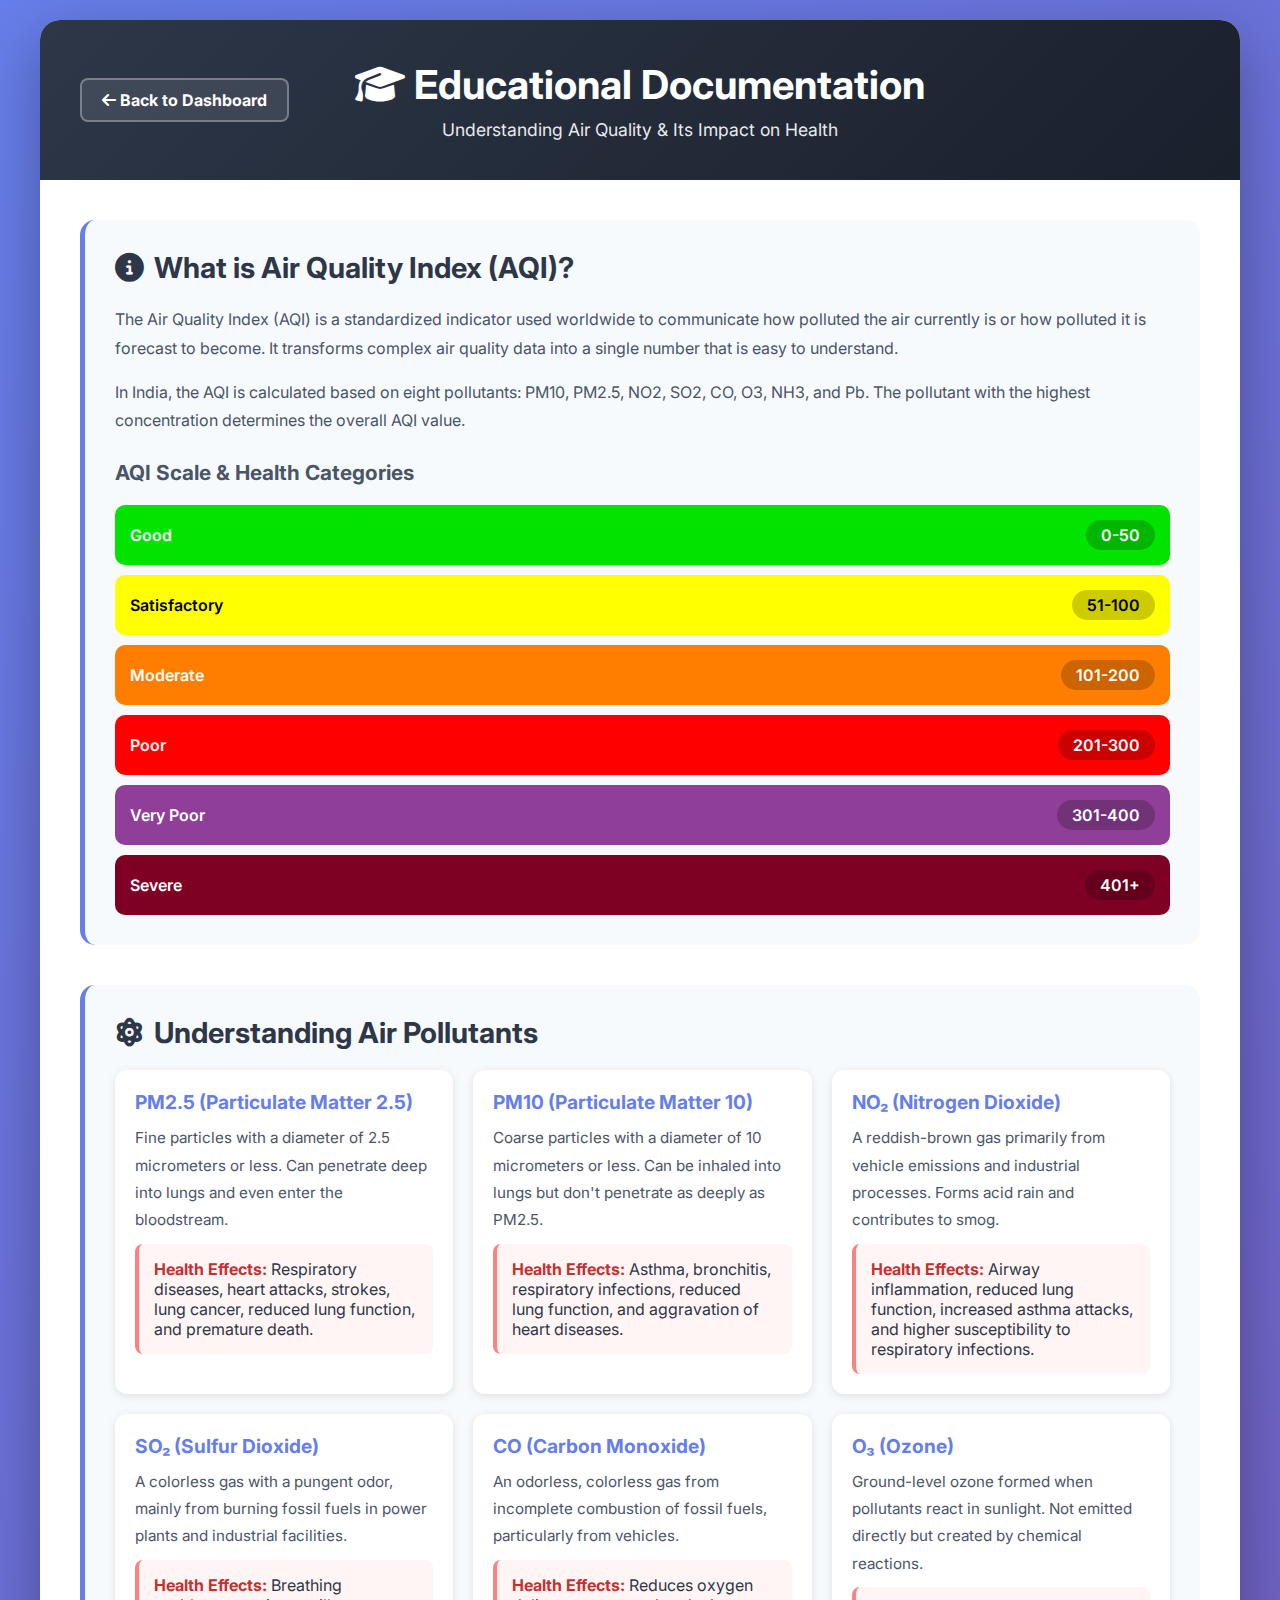
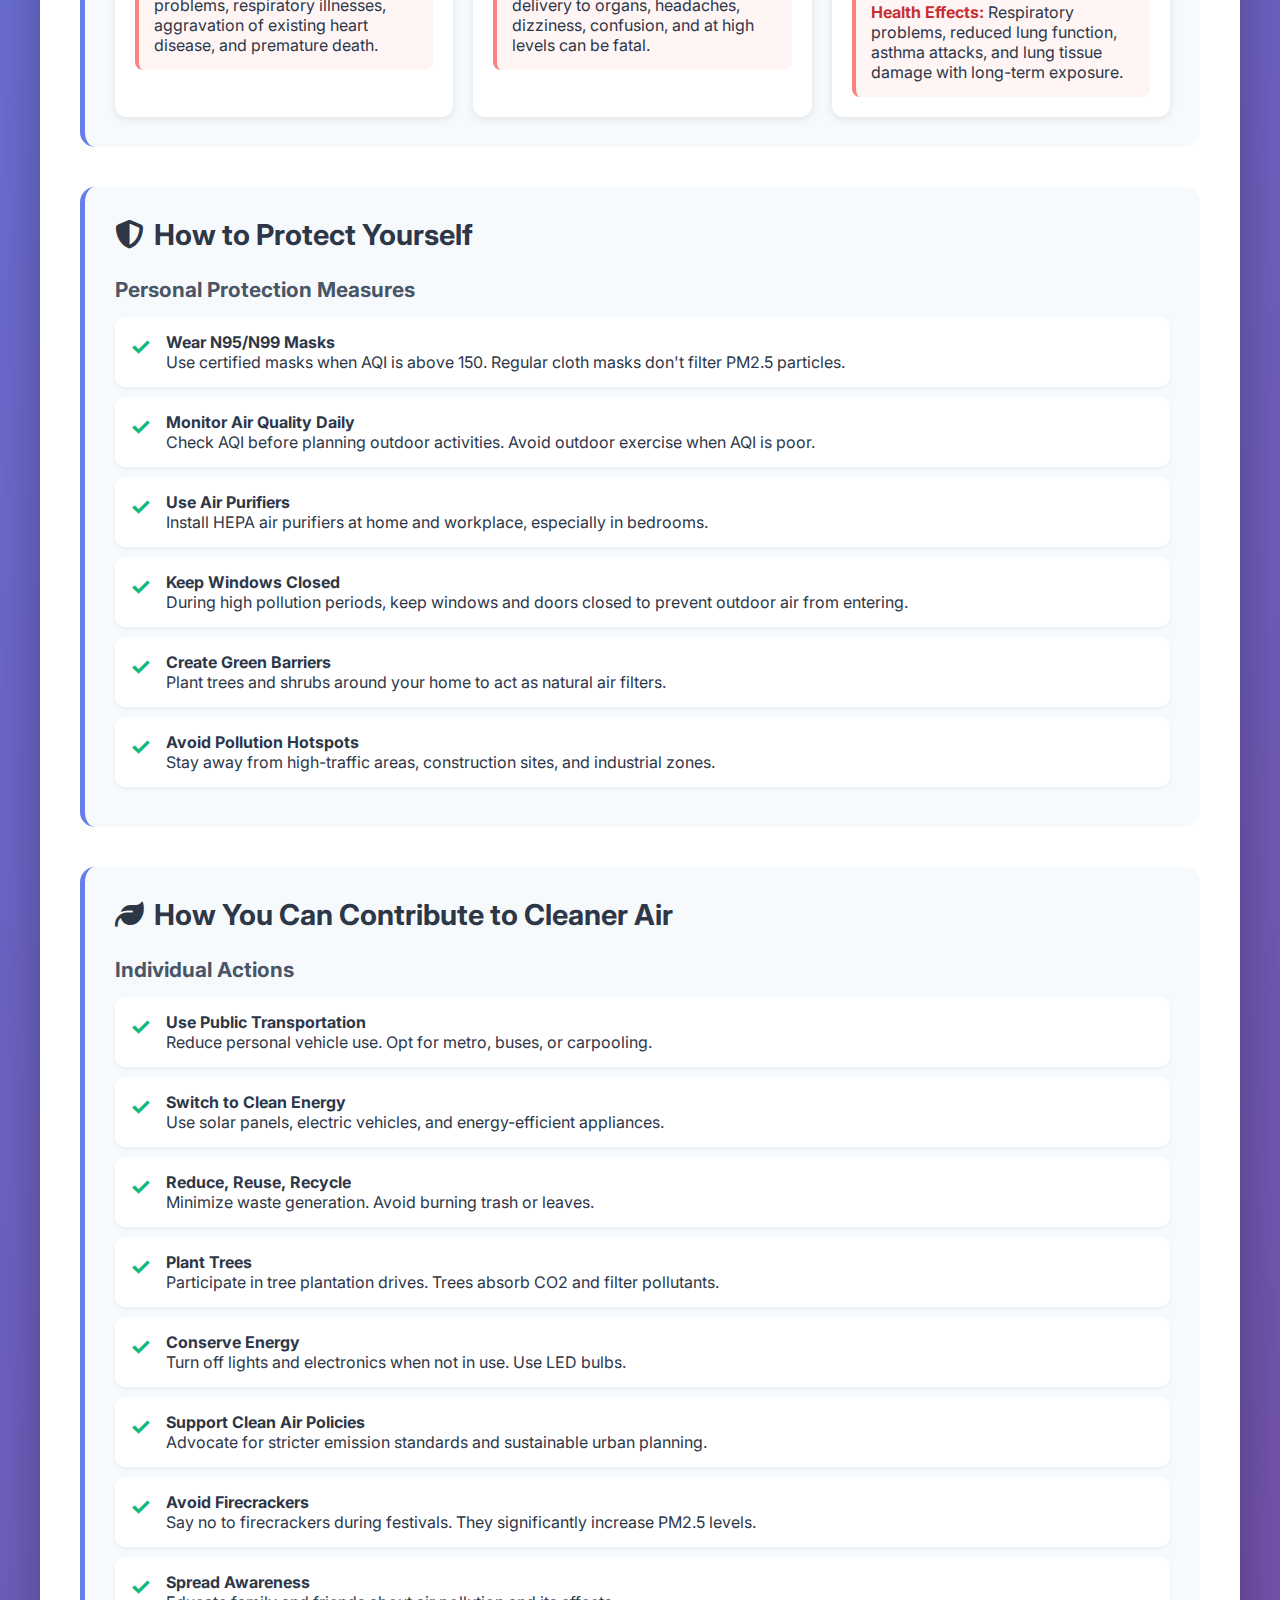
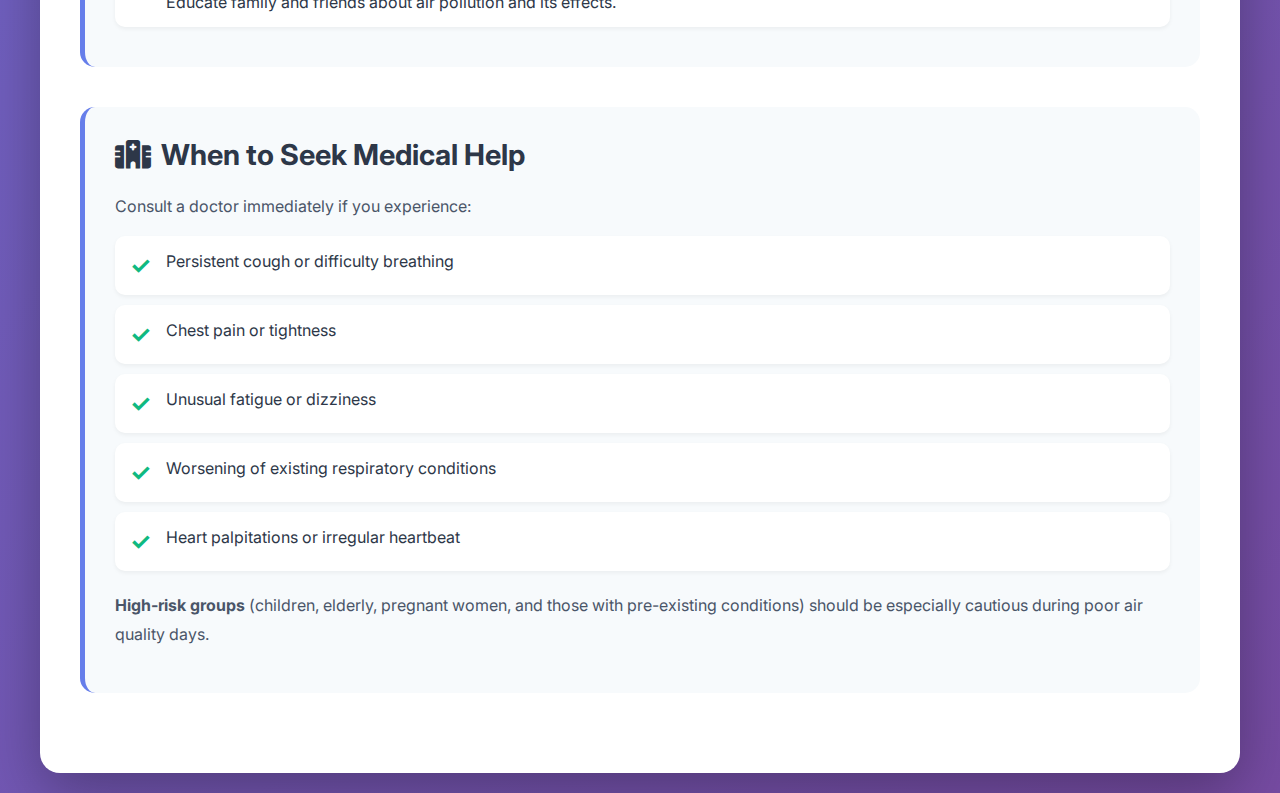
<file: edu.html>
<!-- edu.html -->
<!DOCTYPE html>
<html lang="en">
<head>
    <meta charset="UTF-8">
    <meta name="viewport" content="width=device-width, initial-scale=1.0">
    <title>Educational Documentation - Vayu Suraksha</title>
    
    <!-- Font Awesome -->
    <link rel="stylesheet" href="https://cdnjs.cloudflare.com/ajax/libs/font-awesome/6.4.0/css/all.min.css" />
    
    <!-- Google Fonts -->
    <link href="https://fonts.googleapis.com/css2?family=Inter:wght@300;400;500;600;700&display=swap" rel="stylesheet">
    
    <style>
        * {
            margin: 0;
            padding: 0;
            box-sizing: border-box;
        }

        body {
            font-family: 'Inter', -apple-system, BlinkMacSystemFont, 'Segoe UI', sans-serif;
            background: linear-gradient(135deg, #667eea 0%, #764ba2 100%);
            min-height: 100vh;
            padding: 20px;
            color: #2d3748;
        }

        .container {
            max-width: 1200px;
            margin: 0 auto;
            background: white;
            border-radius: 20px;
            box-shadow: 0 20px 60px rgba(0,0,0,0.3);
            overflow: hidden;
        }

        header {
            background: linear-gradient(135deg, #2d3748 0%, #1a202c 100%);
            color: white;
            padding: 40px;
            text-align: center;
            position: relative;
        }

        .back-btn {
            position: absolute;
            left: 40px;
            top: 50%;
            transform: translateY(-50%);
            background: rgba(255,255,255,0.1);
            color: white;
            border: 2px solid rgba(255,255,255,0.3);
            padding: 10px 20px;
            border-radius: 8px;
            text-decoration: none;
            font-weight: bold;
            transition: all 0.3s;
        }

        .back-btn:hover {
            background: rgba(255,255,255,0.2);
            transform: translateY(-50%) translateX(-5px);
        }

        h1 {
            font-size: 2.5em;
            margin-bottom: 10px;
        }

        .subtitle {
            font-size: 1.1em;
            opacity: 0.9;
        }

        .content {
            padding: 40px;
        }

        .section {
            margin-bottom: 40px;
            padding: 30px;
            background: #f7fafc;
            border-radius: 15px;
            border-left: 5px solid #667eea;
        }

        .section h2 {
            color: #2d3748;
            font-size: 1.8em;
            margin-bottom: 20px;
            display: flex;
            align-items: center;
            gap: 10px;
        }

        .section h3 {
            color: #4a5568;
            font-size: 1.3em;
            margin: 25px 0 15px 0;
        }

        .section p {
            color: #4a5568;
            line-height: 1.8;
            margin-bottom: 15px;
        }

        .pollutant-grid {
            display: grid;
            grid-template-columns: repeat(auto-fit, minmax(300px, 1fr));
            gap: 20px;
            margin-top: 20px;
        }

        .pollutant-card {
            background: white;
            padding: 20px;
            border-radius: 12px;
            box-shadow: 0 2px 8px rgba(0,0,0,0.1);
            transition: transform 0.3s;
        }

        .pollutant-card:hover {
            transform: translateY(-5px);
            box-shadow: 0 4px 12px rgba(0,0,0,0.15);
        }

        .pollutant-card h4 {
            color: #667eea;
            font-size: 1.2em;
            margin-bottom: 10px;
        }

        .pollutant-card p {
            margin-bottom: 10px;
            font-size: 0.95em;
        }

        .health-effects {
            background: #fff5f5;
            padding: 15px;
            border-left: 4px solid #fc8181;
            border-radius: 8px;
            margin-top: 10px;
        }

        .health-effects strong {
            color: #c53030;
        }

        .tips-list {
            list-style: none;
            padding: 0;
        }

        .tips-list li {
            padding: 15px;
            margin-bottom: 10px;
            background: white;
            border-radius: 10px;
            box-shadow: 0 2px 4px rgba(0,0,0,0.05);
            display: flex;
            align-items: flex-start;
            gap: 15px;
        }

        .tips-list li:before {
            content: "✓";
            color: #10b981;
            font-weight: bold;
            font-size: 1.5em;
            flex-shrink: 0;
        }

        .aqi-scale {
            display: flex;
            flex-direction: column;
            gap: 10px;
            margin-top: 20px;
        }

        .aqi-scale-item {
            display: flex;
            align-items: center;
            padding: 15px;
            border-radius: 10px;
            color: white;
            font-weight: 600;
        }

        .aqi-range {
            margin-left: auto;
            background: rgba(0,0,0,0.2);
            padding: 5px 15px;
            border-radius: 20px;
        }

        @media (max-width: 768px) {
            .back-btn {
                position: static;
                transform: none;
                display: inline-block;
                margin-bottom: 20px;
            }

            header {
                padding: 30px 20px;
            }

            h1 {
                font-size: 2em;
            }

            .content {
                padding: 20px;
            }

            .pollutant-grid {
                grid-template-columns: 1fr;
            }
        }
    </style>
</head>
<body>
    <div class="container">
        <header>
            <a href="index.html" class="back-btn">
                <i class="fas fa-arrow-left"></i> Back to Dashboard
            </a>
            <h1><i class="fas fa-graduation-cap"></i> Educational Documentation</h1>
            <p class="subtitle">Understanding Air Quality & Its Impact on Health</p>
        </header>

        <div class="content">
            <div class="section">
                <h2><i class="fas fa-info-circle"></i> What is Air Quality Index (AQI)?</h2>
                <p>The Air Quality Index (AQI) is a standardized indicator used worldwide to communicate how polluted the air currently is or how polluted it is forecast to become. It transforms complex air quality data into a single number that is easy to understand.</p>
                <p>In India, the AQI is calculated based on eight pollutants: PM10, PM2.5, NO2, SO2, CO, O3, NH3, and Pb. The pollutant with the highest concentration determines the overall AQI value.</p>
                
                <h3>AQI Scale & Health Categories</h3>
                <div class="aqi-scale">
                    <div class="aqi-scale-item" style="background: #00e400;">
                        <span>Good</span>
                        <span class="aqi-range">0-50</span>
                    </div>
                    <div class="aqi-scale-item" style="background: #ffff00; color: #000;">
                        <span>Satisfactory</span>
                        <span class="aqi-range">51-100</span>
                    </div>
                    <div class="aqi-scale-item" style="background: #ff7e00;">
                        <span>Moderate</span>
                        <span class="aqi-range">101-200</span>
                    </div>
                    <div class="aqi-scale-item" style="background: #ff0000;">
                        <span>Poor</span>
                        <span class="aqi-range">201-300</span>
                    </div>
                    <div class="aqi-scale-item" style="background: #8f3f97;">
                        <span>Very Poor</span>
                        <span class="aqi-range">301-400</span>
                    </div>
                    <div class="aqi-scale-item" style="background: #7e0023;">
                        <span>Severe</span>
                        <span class="aqi-range">401+</span>
                    </div>
                </div>
            </div>

            <div class="section">
                <h2><i class="fas fa-atom"></i> Understanding Air Pollutants</h2>
                
                <div class="pollutant-grid">
                    <div class="pollutant-card">
                        <h4>PM2.5 (Particulate Matter 2.5)</h4>
                        <p>Fine particles with a diameter of 2.5 micrometers or less. Can penetrate deep into lungs and even enter the bloodstream.</p>
                        <div class="health-effects">
                            <strong>Health Effects:</strong> Respiratory diseases, heart attacks, strokes, lung cancer, reduced lung function, and premature death.
                        </div>
                    </div>

                    <div class="pollutant-card">
                        <h4>PM10 (Particulate Matter 10)</h4>
                        <p>Coarse particles with a diameter of 10 micrometers or less. Can be inhaled into lungs but don't penetrate as deeply as PM2.5.</p>
                        <div class="health-effects">
                            <strong>Health Effects:</strong> Asthma, bronchitis, respiratory infections, reduced lung function, and aggravation of heart diseases.
                        </div>
                    </div>

                    <div class="pollutant-card">
                        <h4>NO₂ (Nitrogen Dioxide)</h4>
                        <p>A reddish-brown gas primarily from vehicle emissions and industrial processes. Forms acid rain and contributes to smog.</p>
                        <div class="health-effects">
                            <strong>Health Effects:</strong> Airway inflammation, reduced lung function, increased asthma attacks, and higher susceptibility to respiratory infections.
                        </div>
                    </div>

                    <div class="pollutant-card">
                        <h4>SO₂ (Sulfur Dioxide)</h4>
                        <p>A colorless gas with a pungent odor, mainly from burning fossil fuels in power plants and industrial facilities.</p>
                        <div class="health-effects">
                            <strong>Health Effects:</strong> Breathing problems, respiratory illnesses, aggravation of existing heart disease, and premature death.
                        </div>
                    </div>

                    <div class="pollutant-card">
                        <h4>CO (Carbon Monoxide)</h4>
                        <p>An odorless, colorless gas from incomplete combustion of fossil fuels, particularly from vehicles.</p>
                        <div class="health-effects">
                            <strong>Health Effects:</strong> Reduces oxygen delivery to organs, headaches, dizziness, confusion, and at high levels can be fatal.
                        </div>
                    </div>

                    <div class="pollutant-card">
                        <h4>O₃ (Ozone)</h4>
                        <p>Ground-level ozone formed when pollutants react in sunlight. Not emitted directly but created by chemical reactions.</p>
                        <div class="health-effects">
                            <strong>Health Effects:</strong> Respiratory problems, reduced lung function, asthma attacks, and lung tissue damage with long-term exposure.
                        </div>
                    </div>
                </div>
            </div>

            <div class="section">
                <h2><i class="fas fa-shield-alt"></i> How to Protect Yourself</h2>
                <h3>Personal Protection Measures</h3>
                <ul class="tips-list">
                    <li>
                        <div>
                            <strong>Wear N95/N99 Masks</strong><br>
                            Use certified masks when AQI is above 150. Regular cloth masks don't filter PM2.5 particles.
                        </div>
                    </li>
                    <li>
                        <div>
                            <strong>Monitor Air Quality Daily</strong><br>
                            Check AQI before planning outdoor activities. Avoid outdoor exercise when AQI is poor.
                        </div>
                    </li>
                    <li>
                        <div>
                            <strong>Use Air Purifiers</strong><br>
                            Install HEPA air purifiers at home and workplace, especially in bedrooms.
                        </div>
                    </li>
                    <li>
                        <div>
                            <strong>Keep Windows Closed</strong><br>
                            During high pollution periods, keep windows and doors closed to prevent outdoor air from entering.
                        </div>
                    </li>
                    <li>
                        <div>
                            <strong>Create Green Barriers</strong><br>
                            Plant trees and shrubs around your home to act as natural air filters.
                        </div>
                    </li>
                    <li>
                        <div>
                            <strong>Avoid Pollution Hotspots</strong><br>
                            Stay away from high-traffic areas, construction sites, and industrial zones.
                        </div>
                    </li>
                </ul>
            </div>

            <div class="section">
                <h2><i class="fas fa-leaf"></i> How You Can Contribute to Cleaner Air</h2>
                <h3>Individual Actions</h3>
                <ul class="tips-list">
                    <li>
                        <div>
                            <strong>Use Public Transportation</strong><br>
                            Reduce personal vehicle use. Opt for metro, buses, or carpooling.
                        </div>
                    </li>
                    <li>
                        <div>
                            <strong>Switch to Clean Energy</strong><br>
                            Use solar panels, electric vehicles, and energy-efficient appliances.
                        </div>
                    </li>
                    <li>
                        <div>
                            <strong>Reduce, Reuse, Recycle</strong><br>
                            Minimize waste generation. Avoid burning trash or leaves.
                        </div>
                    </li>
                    <li>
                        <div>
                            <strong>Plant Trees</strong><br>
                            Participate in tree plantation drives. Trees absorb CO2 and filter pollutants.
                        </div>
                    </li>
                    <li>
                        <div>
                            <strong>Conserve Energy</strong><br>
                            Turn off lights and electronics when not in use. Use LED bulbs.
                        </div>
                    </li>
                    <li>
                        <div>
                            <strong>Support Clean Air Policies</strong><br>
                            Advocate for stricter emission standards and sustainable urban planning.
                        </div>
                    </li>
                    <li>
                        <div>
                            <strong>Avoid Firecrackers</strong><br>
                            Say no to firecrackers during festivals. They significantly increase PM2.5 levels.
                        </div>
                    </li>
                    <li>
                        <div>
                            <strong>Spread Awareness</strong><br>
                            Educate family and friends about air pollution and its effects.
                        </div>
                    </li>
                </ul>
            </div>

            <div class="section">
                <h2><i class="fas fa-hospital"></i> When to Seek Medical Help</h2>
                <p>Consult a doctor immediately if you experience:</p>
                <ul class="tips-list">
                    <li>Persistent cough or difficulty breathing</li>
                    <li>Chest pain or tightness</li>
                    <li>Unusual fatigue or dizziness</li>
                    <li>Worsening of existing respiratory conditions</li>
                    <li>Heart palpitations or irregular heartbeat</li>
                </ul>
                <p style="margin-top: 20px;"><strong>High-risk groups</strong> (children, elderly, pregnant women, and those with pre-existing conditions) should be especially cautious during poor air quality days.</p>
            </div>
        </div>
    </div>
</body>
</html>
</file>
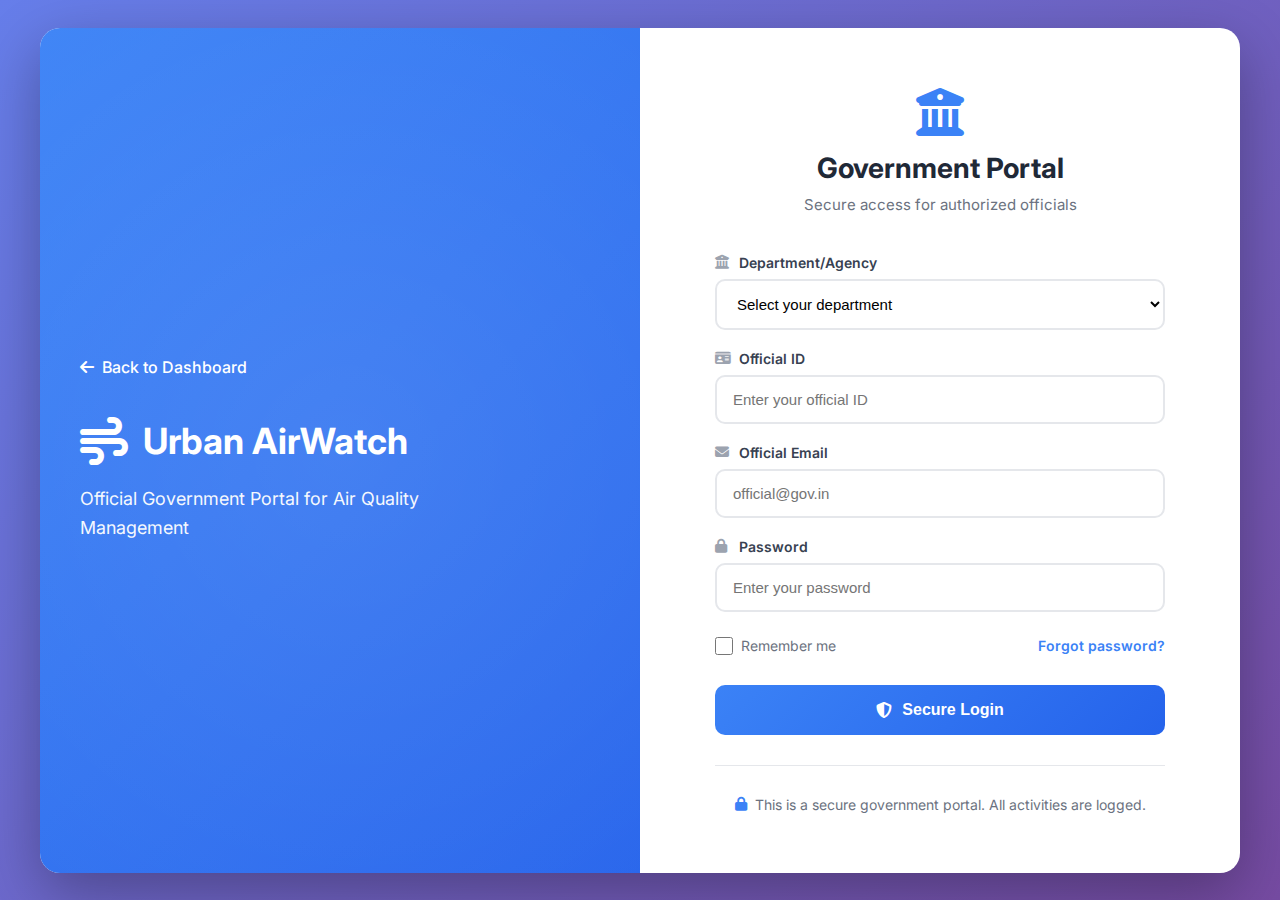
<file: govt-login.html>
<!DOCTYPE html>
<html lang="en">
<head>
    <meta charset="UTF-8">
    <meta name="viewport" content="width=device-width, initial-scale=1.0">
    <title>Government Login - Urban AirWatch</title>
    
    <!-- Font Awesome -->
    <link rel="stylesheet" href="https://cdnjs.cloudflare.com/ajax/libs/font-awesome/6.4.0/css/all.min.css" />
    
    <!-- Google Fonts -->
    <link href="https://fonts.googleapis.com/css2?family=Inter:wght@300;400;500;600;700&display=swap" rel="stylesheet">
    
    <!-- Custom CSS -->
    <link rel="stylesheet" href="css/login.css">
</head>
<body>
    <div class="login-container">
        <div class="login-left govt-theme">
            <div class="login-branding">
                <a href="index.html" class="back-link">
                    <i class="fas fa-arrow-left"></i> Back to Dashboard
                </a>
                <div class="brand-logo">
                    <i class="fas fa-wind"></i>
                    <h1>Urban AirWatch</h1>
                </div>
                <p class="brand-tagline">Official Government Portal for Air Quality Management</p>
            </div>
        </div>
        
        <div class="login-right">
            <div class="login-card">
                <div class="login-header">
                    <i class="fas fa-building-columns header-icon govt-icon"></i>
                    <h2>Government Portal</h2>
                    <p>Secure access for authorized officials</p>
                </div>
                
                <form class="login-form" onsubmit="handleGovtLogin(event)">
                    <div class="form-group">
                        <label for="dept-name">
                            <i class="fas fa-building-columns"></i>
                            Department/Agency
                        </label>
                        <select id="dept-name" name="dept-name" required>
                            <option value="">Select your department</option>
                            <option value="cpcb">Central Pollution Control Board (CPCB)</option>
                            <option value="spcb">State Pollution Control Board</option>
                            <option value="moef">Ministry of Environment</option>
                            <option value="niti">NITI Aayog</option>
                            <option value="ncap">National Clean Air Programme</option>
                        </select>
                    </div>
                    
                    <div class="form-group">
                        <label for="govt-id">
                            <i class="fas fa-id-card"></i>
                            Official ID
                        </label>
                        <input 
                            type="text" 
                            id="govt-id" 
                            name="govt-id" 
                            placeholder="Enter your official ID"
                            required
                        >
                    </div>
                    
                    <div class="form-group">
                        <label for="govt-email">
                            <i class="fas fa-envelope"></i>
                            Official Email
                        </label>
                        <input 
                            type="email" 
                            id="govt-email" 
                            name="govt-email" 
                            placeholder="official@gov.in"
                            required
                        >
                    </div>
                    
                    <div class="form-group">
                        <label for="govt-password">
                            <i class="fas fa-lock"></i>
                            Password
                        </label>
                        <input 
                            type="password" 
                            id="govt-password" 
                            name="govt-password" 
                            placeholder="Enter your password"
                            required
                        >
                    </div>
                    
                    <div class="form-options">
                        <label class="checkbox-label">
                            <input type="checkbox" name="remember">
                            <span>Remember me</span>
                        </label>
                        <a href="#" class="forgot-link">Forgot password?</a>
                    </div>
                    
                    <button type="submit" class="login-btn govt-btn">
                        <i class="fas fa-shield-halved"></i>
                        Secure Login
                    </button>
                </form>
                
                <div class="login-footer">
                    <p class="security-note">
                        <i class="fas fa-lock"></i>
                        This is a secure government portal. All activities are logged.
                    </p>
                </div>
            </div>
        </div>
    </div>
    
    <script src="js/login.js"></script>
</body>
</html>
</file>
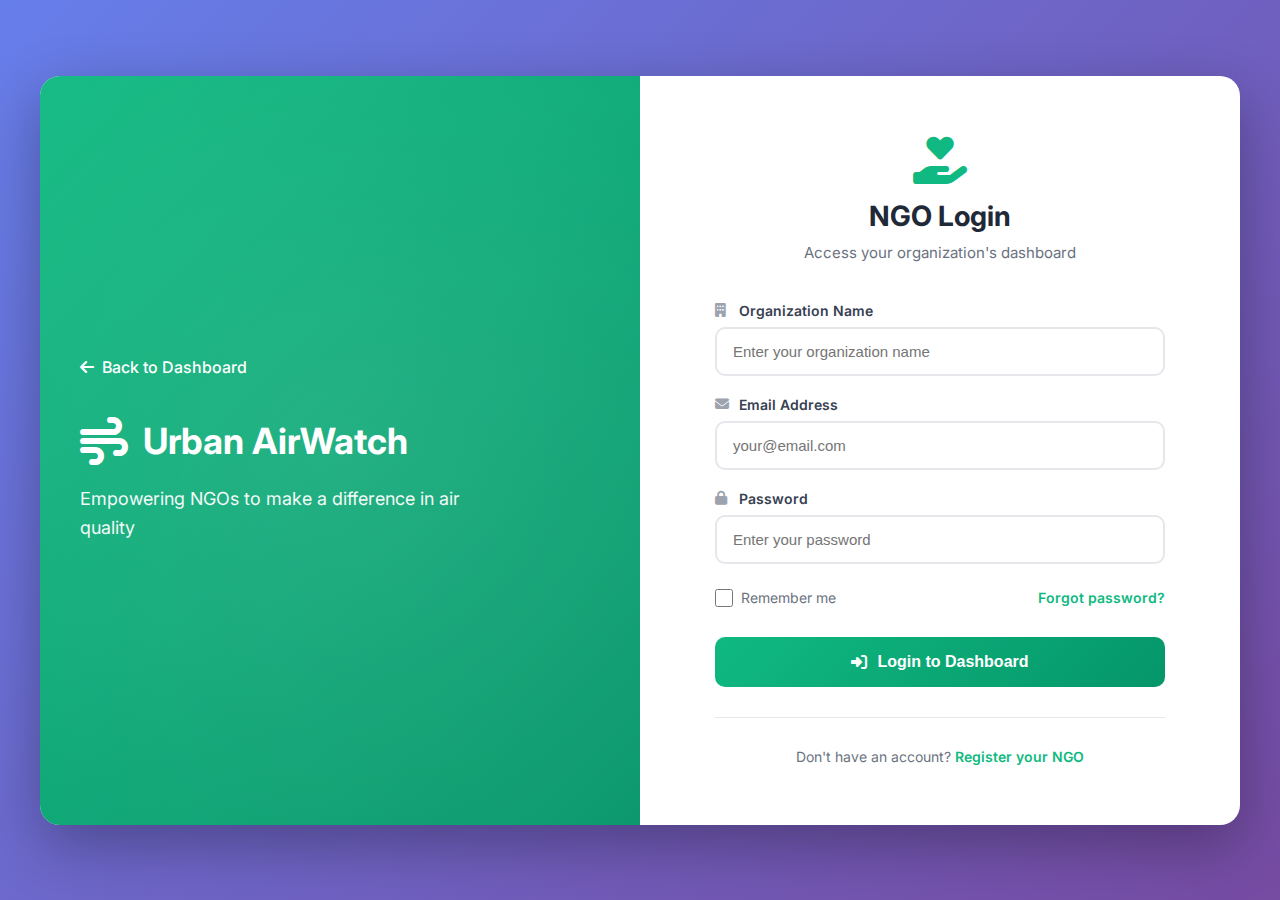
<file: ngo-login.html>
<!DOCTYPE html>
<html lang="en">
<head>
    <meta charset="UTF-8">
    <meta name="viewport" content="width=device-width, initial-scale=1.0">
    <title>NGO Login - Urban AirWatch</title>
    
    <!-- Font Awesome -->
    <link rel="stylesheet" href="https://cdnjs.cloudflare.com/ajax/libs/font-awesome/6.4.0/css/all.min.css" />
    
    <!-- Google Fonts -->
    <link href="https://fonts.googleapis.com/css2?family=Inter:wght@300;400;500;600;700&display=swap" rel="stylesheet">
    
    <!-- Custom CSS -->
    <link rel="stylesheet" href="css/login.css">
</head>
<body>
    <div class="login-container">
        <div class="login-left">
            <div class="login-branding">
                <a href="index.html" class="back-link">
                    <i class="fas fa-arrow-left"></i> Back to Dashboard
                </a>
                <div class="brand-logo">
                    <i class="fas fa-wind"></i>
                    <h1>Urban AirWatch</h1>
                </div>
                <p class="brand-tagline">Empowering NGOs to make a difference in air quality</p>
            </div>
        </div>
        
        <div class="login-right">
            <div class="login-card">
                <div class="login-header">
                    <i class="fas fa-hand-holding-heart header-icon"></i>
                    <h2>NGO Login</h2>
                    <p>Access your organization's dashboard</p>
                </div>
                
                <form class="login-form" onsubmit="handleNGOLogin(event)">
                    <div class="form-group">
                        <label for="org-name">
                            <i class="fas fa-building"></i>
                            Organization Name
                        </label>
                        <input 
                            type="text" 
                            id="org-name" 
                            name="org-name" 
                            placeholder="Enter your organization name"
                            required
                        >
                    </div>
                    
                    <div class="form-group">
                        <label for="email">
                            <i class="fas fa-envelope"></i>
                            Email Address
                        </label>
                        <input 
                            type="email" 
                            id="email" 
                            name="email" 
                            placeholder="your@email.com"
                            required
                        >
                    </div>
                    
                    <div class="form-group">
                        <label for="password">
                            <i class="fas fa-lock"></i>
                            Password
                        </label>
                        <input 
                            type="password" 
                            id="password" 
                            name="password" 
                            placeholder="Enter your password"
                            required
                        >
                    </div>
                    
                    <div class="form-options">
                        <label class="checkbox-label">
                            <input type="checkbox" name="remember">
                            <span>Remember me</span>
                        </label>
                        <a href="#" class="forgot-link">Forgot password?</a>
                    </div>
                    
                    <button type="submit" class="login-btn ngo-btn">
                        <i class="fas fa-sign-in-alt"></i>
                        Login to Dashboard
                    </button>
                </form>
                
                <div class="login-footer">
                    <p>Don't have an account? <a href="#">Register your NGO</a></p>
                </div>
            </div>
        </div>
    </div>
    
    <script src="js/login.js"></script>
</body>
</html>
</file>
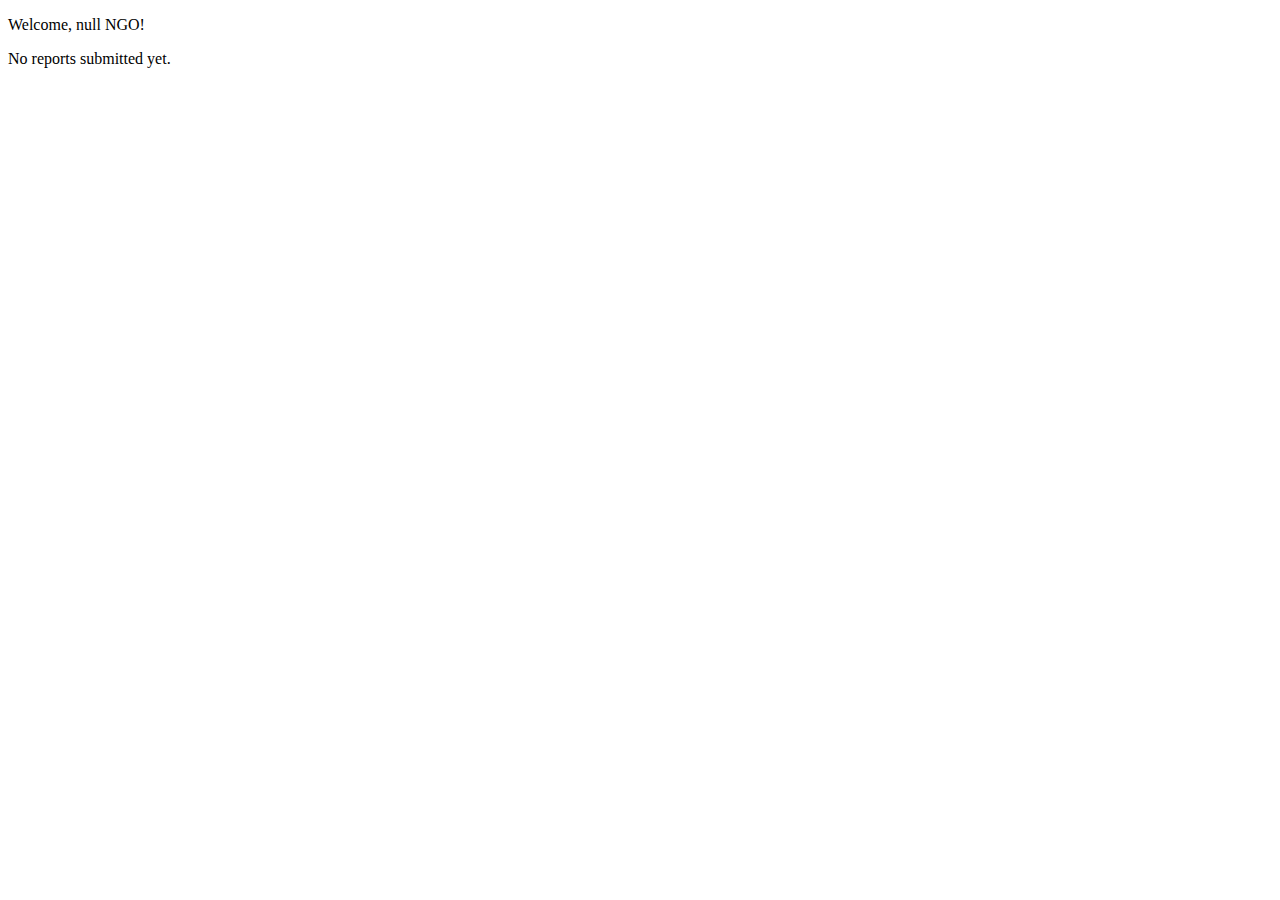
<file: ngo.html>
<!DOCTYPE html>
<html lang="en">
<head>
    <meta charset="UTF-8">
    <meta name="viewport" content="width=device-width, initial-scale=1.0">
    <title>NGO PORTAL</title>
</head>
<body>
    <p></p>
    <div id="report-list" class="report-container"></div>

    <script>
        const urlParams = new URLSearchParams(window.location.search);
        const orgName = urlParams.get('');
        document.querySelector('p').textContent = `Welcome, ${orgName} NGO!`;

        document.addEventListener('DOMContentLoaded', () => {
            const reportContainer = document.getElementById('report-list');
            const reports = JSON.parse(localStorage.getItem('reports')) || [];

            if (reports.length === 0) {
                reportContainer.innerHTML = "<p>No reports submitted yet.</p>";
                return;
            }

            reportContainer.innerHTML = reports.map(report => `
                <div class="report-card">
                    <h3>${report.location}</h3>
                    <p><strong>Email:</strong> ${report.email}</p>
                    <p><strong>Complaint:</strong> ${report.complaint}</p>
                    <small>${new Date(report.timestamp).toLocaleString()}</small>
                </div>
            `).join('');
        });


        
    </script>
</body>
</html>
</file>
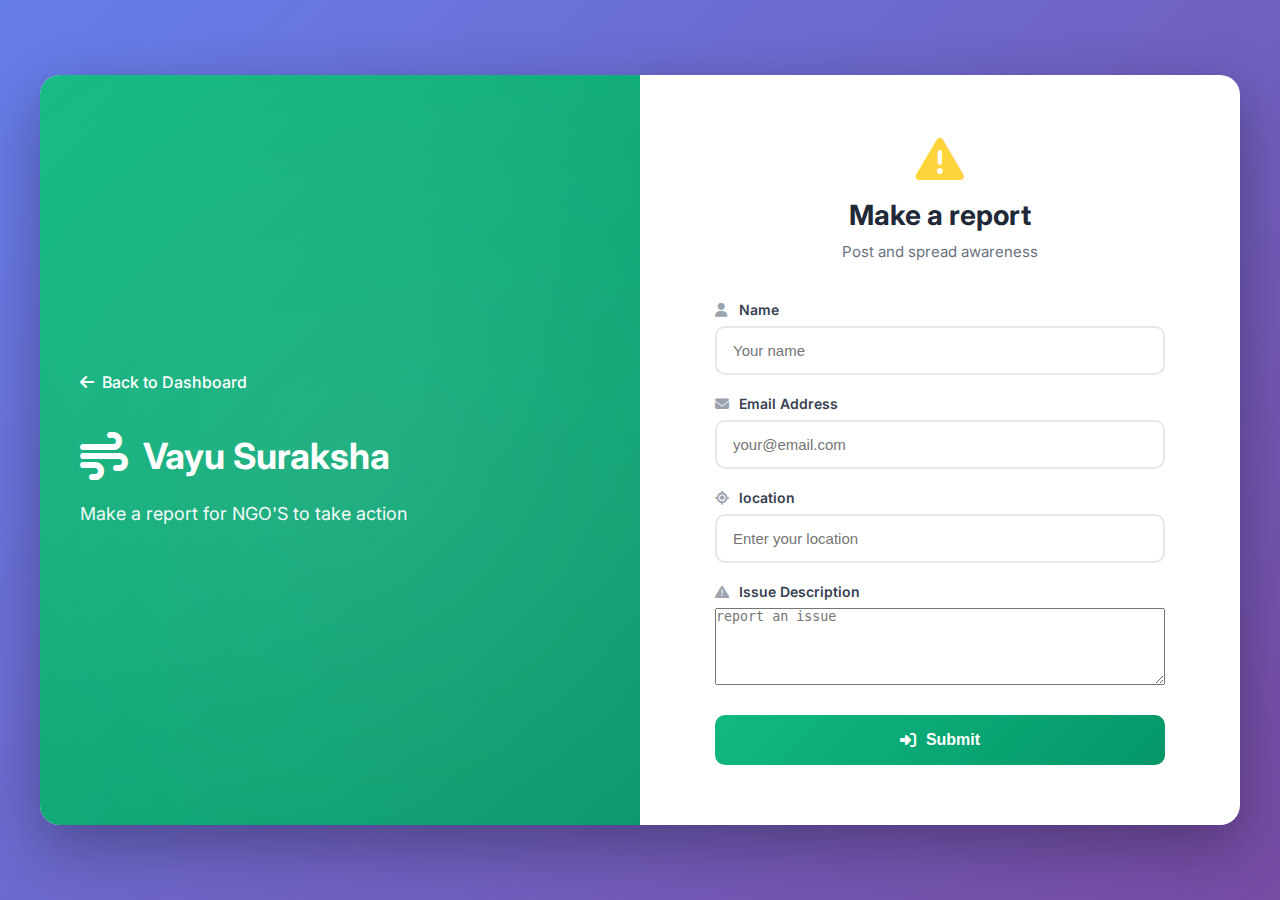
<file: public-login.html>
<!DOCTYPE html>
<html lang="en">
<head>
    <meta charset="UTF-8">
    <meta name="viewport" content="width=device-width, initial-scale=1.0">
    <title>NGO Login - Urban AirWatch</title>
    
    <!-- Font Awesome -->
    <link rel="stylesheet" href="https://cdnjs.cloudflare.com/ajax/libs/font-awesome/6.4.0/css/all.min.css" />
    
    <!-- Google Fonts -->
    <link href="https://fonts.googleapis.com/css2?family=Inter:wght@300;400;500;600;700&display=swap" rel="stylesheet">
    
    <!-- Custom CSS -->
    <link rel="stylesheet" href="css/login.css">
</head>
<body>
    <div class="login-container">
        <div class="login-left report-theme">
            <div class="login-branding">
                <a href="index.html" class="back-link">
                    <i class="fas fa-arrow-left"></i> Back to Dashboard
                </a>
                <div class="brand-logo">
                    <i class="fas fa-wind"></i>
                    <h1>Vayu Suraksha</h1>
                </div>
                <p class="brand-tagline">Make a report for NGO'S to take action</p>
            </div>
        </div>
        
        <div class="login-right">
            <div class="login-card">
                <div class="login-header">
                    <i class="fa-solid fa-triangle-exclamation header-icon" style="color: #FFD43B;"></i>
                    <h2>Make a report</h2>
                    <p>Post and spread awareness</p>
                </div>
                
                <form class="login-form" onsubmit="handleReport(event)">
                    <div class="form-group">
                        <label for="name">
                            <i class="fas fa-user"></i>
                            Name
                        </label>
                        <input 
                            type="text" 
                            id="name" 
                            name="name" 
                            placeholder="Your name"
                            required
                        >
                    </div>

                    <div class="form-group">
                        <label for="email">
                            <i class="fas fa-envelope"></i>
                            Email Address
                        </label>
                        <input 
                            type="email" 
                            id="email" 
                            name="email" 
                            placeholder="your@email.com"
                            required
                        >
                    </div>

                    <div class="form-group">
                        <label for="text">
                            <i class="fas fa-location"></i>
                            location
                        </label>
                        <input 
                            type="text"
                            id="text" 
                            name="location" 
                            placeholder="Enter your location"
                            required
                        >
                    </div>

                    <div class="form-group">
                        <label for="text">
                            <i class="fas fa-triangle-exclamation"></i>
                            Issue Description
                        </label>
                        <textarea id="textarea" rows="5" name ="complaint" placeholder="report an issue"></textarea> 
                            
                        </textarea>
                    </div>
                    
                    <button type="submit" class="login-btn ngo-btn">
                        <i class="fas fa-sign-in-alt"></i>
                        Submit
                    </button>
                </form>
            </div>
        </div>
    </div>
    
    <script src="js/login.js"></script>
</body>
</html>
</file>
<file: css/login.css>
/* Login Page Styles */

* {
    margin: 0;
    padding: 0;
    box-sizing: border-box;
}

body {
    font-family: 'Inter', -apple-system, BlinkMacSystemFont, 'Segoe UI', sans-serif;
    background: linear-gradient(135deg, #667eea 0%, #764ba2 100%);
    min-height: 100vh;
    display: flex;
    align-items: center;
    justify-content: center;
    padding: 20px;
}

.login-container {
    display: grid;
    grid-template-columns: 1fr 1fr;
    max-width: 1200px;
    width: 100%;
    background: white;
    border-radius: 20px;
    overflow: hidden;
    box-shadow: 0 20px 60px rgba(0, 0, 0, 0.3);
    min-height: 600px;
}

/* Left Side - Branding */
.login-left {
    background: linear-gradient(135deg, #10b981 0%, #059669 100%);
    padding: 60px 40px;
    display: flex;
    flex-direction: column;
    justify-content: center;
    color: white;
    position: relative;
    overflow: hidden;
}

.login-left::before {
    content: '';
    position: absolute;
    top: -50%;
    right: -50%;
    width: 200%;
    height: 200%;
    background: radial-gradient(circle, rgba(255,255,255,0.1) 0%, transparent 70%);
    animation: pulse 15s ease-in-out infinite;
}

@keyframes pulse {
    0%, 100% { transform: scale(1); }
    50% { transform: scale(1.1); }
}

.login-left.govt-theme {
    background: linear-gradient(135deg, #3b82f6 0%, #2563eb 100%);
}

.login-branding {
    position: relative;
    z-index: 1;
}

.back-link {
    display: inline-flex;
    align-items: center;
    gap: 8px;
    color: white;
    text-decoration: none;
    font-weight: 500;
    margin-bottom: 40px;
    transition: all 0.3s ease;
}

.back-link:hover {
    transform: translateX(-5px);
}

.brand-logo {
    display: flex;
    align-items: center;
    gap: 15px;
    margin-bottom: 20px;
}

.brand-logo i {
    font-size: 48px;
    animation: float 3s ease-in-out infinite;
}

@keyframes float {
    0%, 100% { transform: translateY(0); }
    50% { transform: translateY(-10px); }
}

.brand-logo h1 {
    font-size: 36px;
    font-weight: 700;
}

.brand-tagline {
    font-size: 18px;
    line-height: 1.6;
    opacity: 0.95;
    max-width: 400px;
}

/* Right Side - Login Form */
.login-right {
    padding: 60px 40px;
    display: flex;
    align-items: center;
    justify-content: center;
}

.login-card {
    width: 100%;
    max-width: 450px;
}

.login-header {
    text-align: center;
    margin-bottom: 40px;
}

.header-icon {
    font-size: 48px;
    color: #10b981;
    margin-bottom: 15px;
}

.header-icon.govt-icon {
    color: #3b82f6;
}

.login-header h2 {
    font-size: 28px;
    color: #1f2937;
    margin-bottom: 10px;
}

.login-header p {
    color: #6b7280;
    font-size: 15px;
}

/* Form Styles */
.login-form {
    display: flex;
    flex-direction: column;
    gap: 20px;
}

.form-group {
    display: flex;
    flex-direction: column;
    gap: 8px;
}

.form-group label {
    display: flex;
    align-items: center;
    gap: 8px;
    font-weight: 600;
    color: #374151;
    font-size: 14px;
}

.form-group label i {
    color: #9ca3af;
    width: 16px;
}

.form-group input,
.form-group select {
    padding: 14px 16px;
    border: 2px solid #e5e7eb;
    border-radius: 10px;
    font-size: 15px;
    transition: all 0.3s ease;
    background: white;
}

.form-group input:focus,
.form-group select:focus {
    outline: none;
    border-color: #10b981;
    box-shadow: 0 0 0 3px rgba(16, 185, 129, 0.1);
}

.govt-theme + .login-right .form-group input:focus,
.govt-theme + .login-right .form-group select:focus {
    border-color: #3b82f6;
    box-shadow: 0 0 0 3px rgba(59, 130, 246, 0.1);
}

.form-options {
    display: flex;
    justify-content: space-between;
    align-items: center;
    margin-top: 5px;
}

.checkbox-label {
    display: flex;
    align-items: center;
    gap: 8px;
    cursor: pointer;
    font-size: 14px;
    color: #6b7280;
}

.checkbox-label input[type="checkbox"] {
    width: 18px;
    height: 18px;
    cursor: pointer;
}

.forgot-link {
    color: #10b981;
    text-decoration: none;
    font-size: 14px;
    font-weight: 600;
    transition: all 0.3s ease;
}

.forgot-link:hover {
    color: #059669;
}

.govt-theme + .login-right .forgot-link {
    color: #3b82f6;
}

.govt-theme + .login-right .forgot-link:hover {
    color: #2563eb;
}

/* Login Button */
.login-btn {
    padding: 16px 24px;
    border: none;
    border-radius: 10px;
    font-size: 16px;
    font-weight: 600;
    cursor: pointer;
    display: flex;
    align-items: center;
    justify-content: center;
    gap: 10px;
    transition: all 0.3s ease;
    margin-top: 10px;
}

.ngo-btn {
    background: linear-gradient(135deg, #10b981, #059669);
    color: white;
}

.ngo-btn:hover {
    background: linear-gradient(135deg, #059669, #047857);
    transform: translateY(-2px);
    box-shadow: 0 8px 20px rgba(16, 185, 129, 0.4);
}

.govt-btn {
    background: linear-gradient(135deg, #3b82f6, #2563eb);
    color: white;
}

.govt-btn:hover {
    background: linear-gradient(135deg, #2563eb, #1d4ed8);
    transform: translateY(-2px);
    box-shadow: 0 8px 20px rgba(59, 130, 246, 0.4);
}

/* Footer */
.login-footer {
    text-align: center;
    margin-top: 30px;
    padding-top: 30px;
    border-top: 1px solid #e5e7eb;
}

.login-footer p {
    color: #6b7280;
    font-size: 14px;
}

.login-footer a {
    color: #10b981;
    text-decoration: none;
    font-weight: 600;
    transition: all 0.3s ease;
}

.login-footer a:hover {
    color: #059669;
}

.govt-theme + .login-right .login-footer a {
    color: #3b82f6;
}

.govt-theme + .login-right .login-footer a:hover {
    color: #2563eb;
}

.security-note {
    display: flex;
    align-items: center;
    justify-content: center;
    gap: 8px;
    color: #6b7280;
    font-size: 13px;
}

.security-note i {
    color: #3b82f6;
}

/* Responsive Design */
@media (max-width: 968px) {
    .login-container {
        grid-template-columns: 1fr;
    }
    
    .login-left {
        padding: 40px 30px;
    }
    
    .brand-logo h1 {
        font-size: 28px;
    }
    
    .brand-logo i {
        font-size: 36px;
    }
    
    .brand-tagline {
        font-size: 16px;
    }
    
    .login-right {
        padding: 40px 30px;
    }
}

@media (max-width: 480px) {
    body {
        padding: 10px;
    }
    
    .login-container {
        border-radius: 15px;
    }
    
    .login-left {
        padding: 30px 20px;
    }
    
    .brand-logo h1 {
        font-size: 24px;
    }
    
    .login-right {
        padding: 30px 20px;
    }
    
    .login-header h2 {
        font-size: 24px;
    }
    
    .form-group input,
    .form-group select {
        padding: 12px 14px;
        font-size: 14px;
    }
    
    .form-options {
        flex-direction: column;
        gap: 10px;
        align-items: flex-start;
    }
}
</file>
